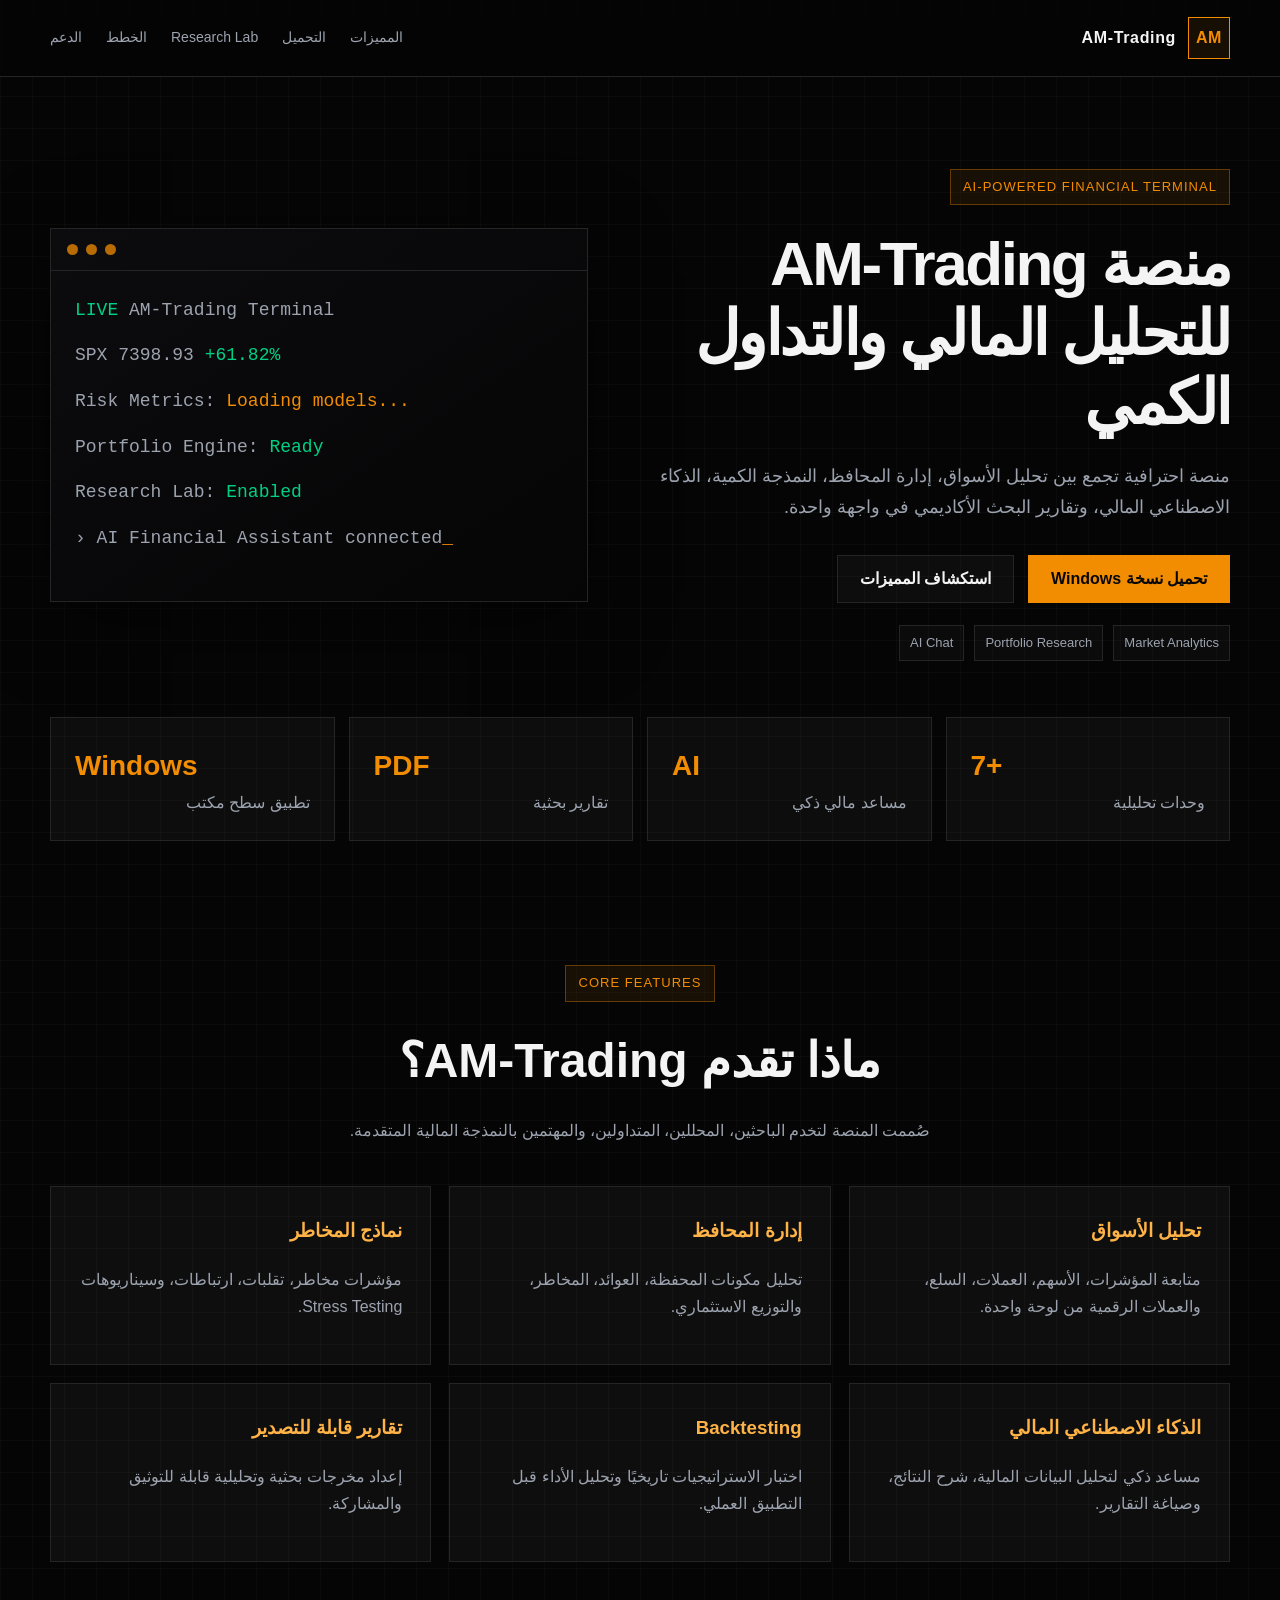
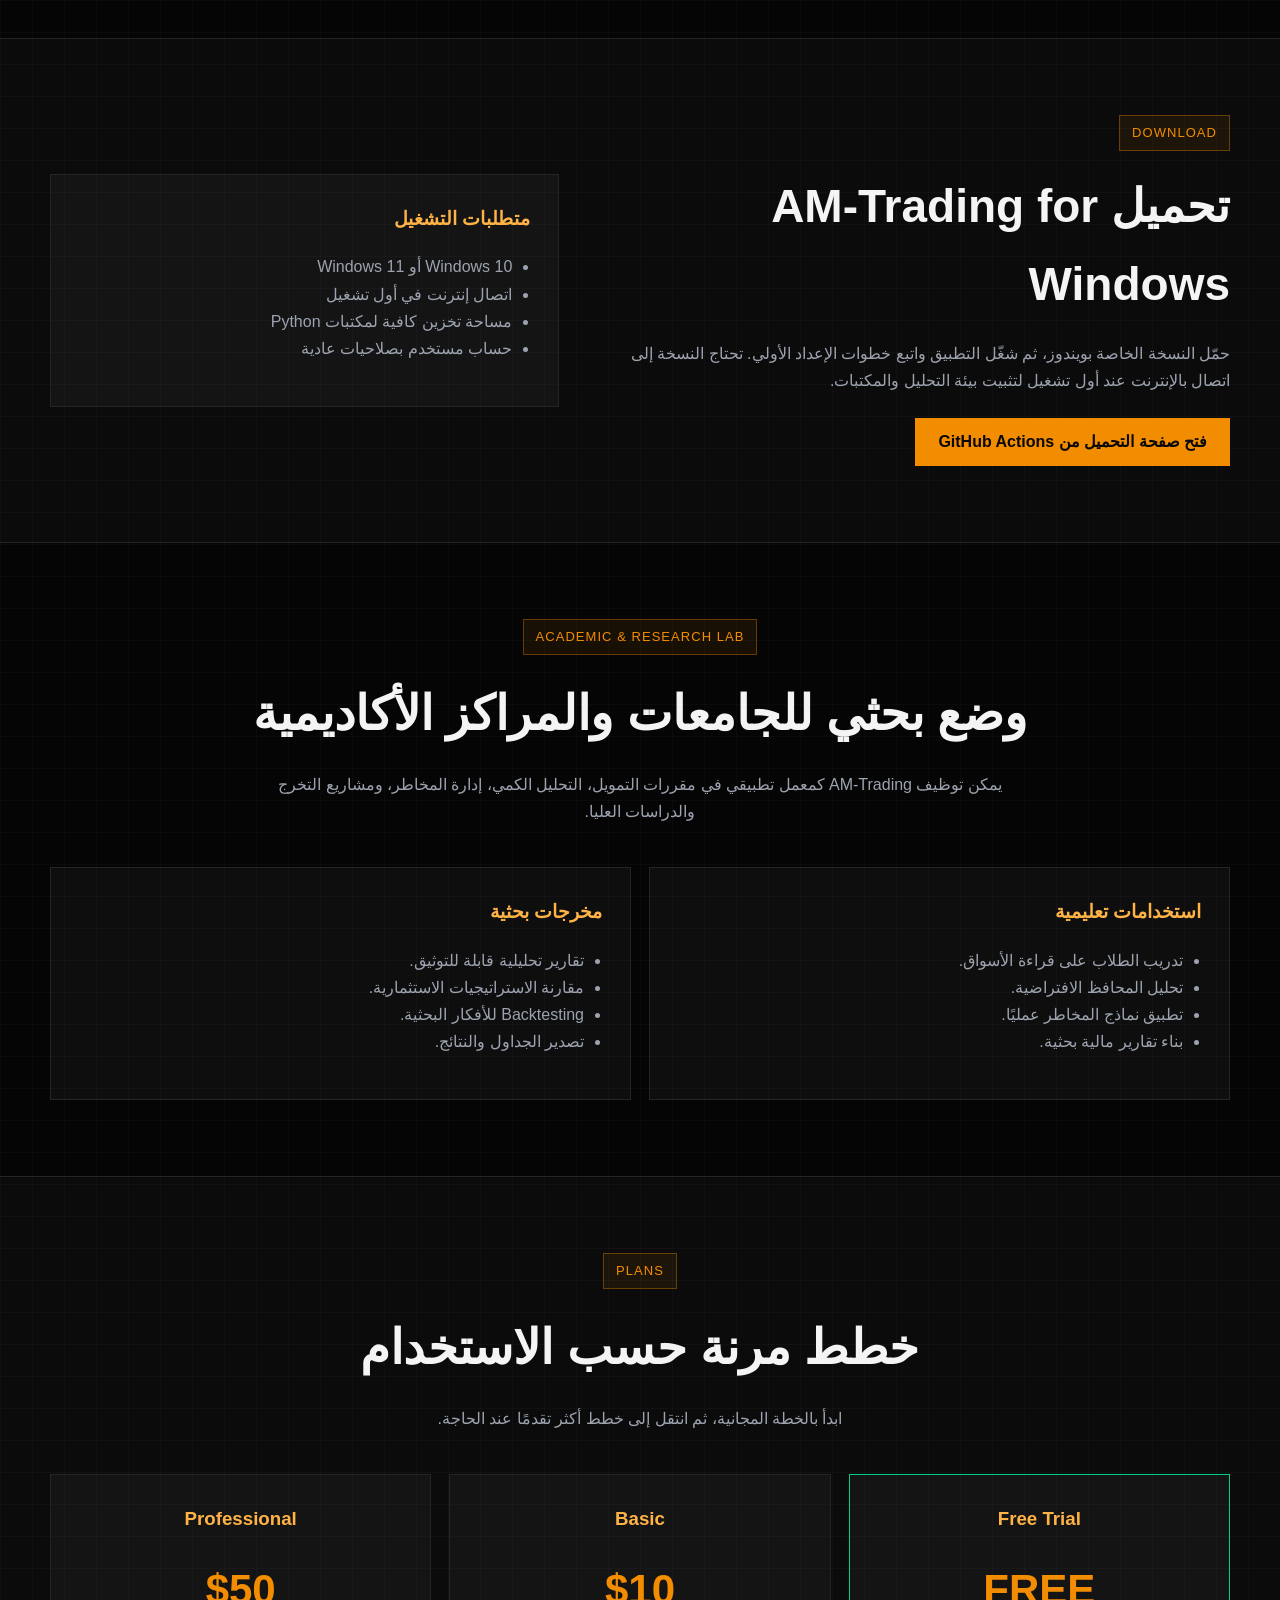
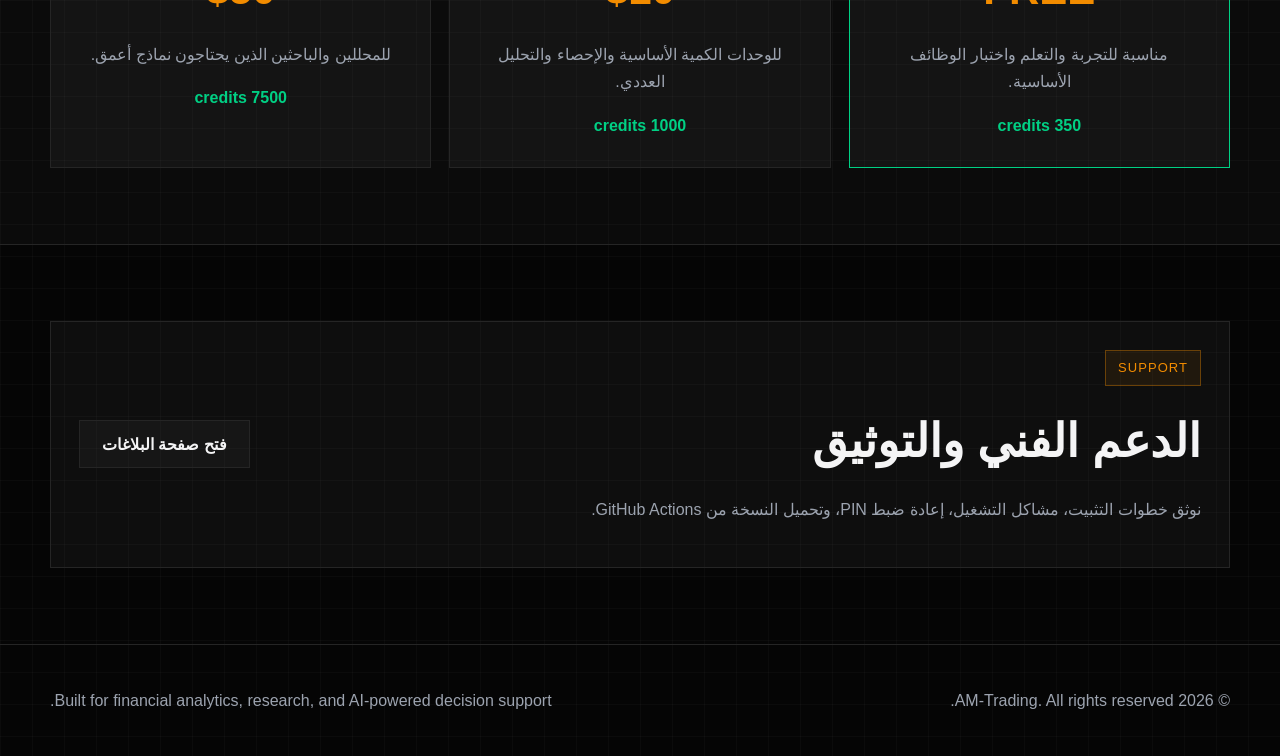
<file: docs/index.html>
﻿<!DOCTYPE html>
<html lang="ar" dir="rtl">
<head>
  <meta charset="UTF-8" />
  <meta name="viewport" content="width=device-width, initial-scale=1.0" />
  <title>AM-Trading | AI-Powered Financial Terminal</title>
  <meta name="description" content="AM-Trading is an AI-powered financial terminal for market analytics, portfolio research, risk modeling, and academic finance labs." />
  <link rel="stylesheet" href="styles.css" />
</head>
<body>
  <header class="site-header">
    <nav class="nav container">
      <a class="brand" href="#home">
        <span class="brand-mark">AM</span>
        <span>AM-Trading</span>
      </a>

      <button class="nav-toggle" id="navToggle" aria-label="Open navigation">☰</button>

      <div class="nav-links" id="navLinks">
        <a href="#features">المميزات</a>
        <a href="#download">التحميل</a>
        <a href="#research">Research Lab</a>
        <a href="#pricing">الخطط</a>
        <a href="support.html">الدعم</a>
      </div>
    </nav>
  </header>

  <main>
    <section id="home" class="hero">
      <div class="container hero-grid">
        <div class="hero-content">
          <div class="badge">AI-Powered Financial Terminal</div>
          <h1>منصة AM-Trading للتحليل المالي والتداول الكمي</h1>
          <p>
            منصة احترافية تجمع بين تحليل الأسواق، إدارة المحافظ، النمذجة الكمية،
            الذكاء الاصطناعي المالي، وتقارير البحث الأكاديمي في واجهة واحدة.
          </p>

          <div class="hero-actions">
            <a class="btn btn-primary" href="#download">تحميل نسخة Windows</a>
            <a class="btn btn-secondary" href="#features">استكشاف المميزات</a>
          </div>

          <div class="hero-meta">
            <span>Market Analytics</span>
            <span>Portfolio Research</span>
            <span>AI Chat</span>
          </div>
        </div>

        <div class="terminal-card">
          <div class="terminal-top">
            <span></span><span></span><span></span>
          </div>
          <div class="terminal-body">
            <p><span class="green">LIVE</span> AM-Trading Terminal</p>
            <p>SPX 7398.93 <span class="green">+61.82%</span></p>
            <p>Risk Metrics: <span class="orange">Loading models...</span></p>
            <p>Portfolio Engine: <span class="green">Ready</span></p>
            <p>Research Lab: <span class="green">Enabled</span></p>
            <p class="cursor">› AI Financial Assistant connected</p>
          </div>
        </div>
      </div>
    </section>

    <section class="stats container">
      <div>
        <strong>7+</strong>
        <span>وحدات تحليلية</span>
      </div>
      <div>
        <strong>AI</strong>
        <span>مساعد مالي ذكي</span>
      </div>
      <div>
        <strong>PDF</strong>
        <span>تقارير بحثية</span>
      </div>
      <div>
        <strong>Windows</strong>
        <span>تطبيق سطح مكتب</span>
      </div>
    </section>

    <section id="features" class="section container">
      <div class="section-heading">
        <span class="eyebrow">Core Features</span>
        <h2>ماذا تقدم AM-Trading؟</h2>
        <p>
          صُممت المنصة لتخدم الباحثين، المحللين، المتداولين، والمهتمين بالنمذجة المالية المتقدمة.
        </p>
      </div>

      <div class="cards">
        <article class="card">
          <h3>تحليل الأسواق</h3>
          <p>متابعة المؤشرات، الأسهم، العملات، السلع، والعملات الرقمية من لوحة واحدة.</p>
        </article>

        <article class="card">
          <h3>إدارة المحافظ</h3>
          <p>تحليل مكونات المحفظة، العوائد، المخاطر، والتوزيع الاستثماري.</p>
        </article>

        <article class="card">
          <h3>نماذج المخاطر</h3>
          <p>مؤشرات مخاطر، تقلبات، ارتباطات، وسيناريوهات Stress Testing.</p>
        </article>

        <article class="card">
          <h3>الذكاء الاصطناعي المالي</h3>
          <p>مساعد ذكي لتحليل البيانات المالية، شرح النتائج، وصياغة التقارير.</p>
        </article>

        <article class="card">
          <h3>Backtesting</h3>
          <p>اختبار الاستراتيجيات تاريخيًا وتحليل الأداء قبل التطبيق العملي.</p>
        </article>

        <article class="card">
          <h3>تقارير قابلة للتصدير</h3>
          <p>إعداد مخرجات بحثية وتحليلية قابلة للتوثيق والمشاركة.</p>
        </article>
      </div>
    </section>

    <section id="download" class="section download-section">
      <div class="container split">
        <div>
          <span class="eyebrow">Download</span>
          <h2>تحميل AM-Trading for Windows</h2>
          <p>
            حمّل النسخة الخاصة بويندوز، ثم شغّل التطبيق واتبع خطوات الإعداد الأولي.
            تحتاج النسخة إلى اتصال بالإنترنت عند أول تشغيل لتثبيت بيئة التحليل والمكتبات.
          </p>
          <a class="btn btn-primary" href="https://github.com/sanaa-wq/AM-Trading/actions" target="_blank" rel="noopener">
            فتح صفحة التحميل من GitHub Actions
          </a>
        </div>

        <div class="download-box">
          <h3>متطلبات التشغيل</h3>
          <ul>
            <li>Windows 10 أو Windows 11</li>
            <li>اتصال إنترنت في أول تشغيل</li>
            <li>مساحة تخزين كافية لمكتبات Python</li>
            <li>حساب مستخدم بصلاحيات عادية</li>
          </ul>
        </div>
      </div>
    </section>

    <section id="research" class="section container">
      <div class="section-heading">
        <span class="eyebrow">Academic & Research Lab</span>
        <h2>وضع بحثي للجامعات والمراكز الأكاديمية</h2>
        <p>
          يمكن توظيف AM-Trading كمعمل تطبيقي في مقررات التمويل، التحليل الكمي، إدارة المخاطر،
          ومشاريع التخرج والدراسات العليا.
        </p>
      </div>

      <div class="research-grid">
        <div class="research-panel">
          <h3>استخدامات تعليمية</h3>
          <ul>
            <li>تدريب الطلاب على قراءة الأسواق.</li>
            <li>تحليل المحافظ الافتراضية.</li>
            <li>تطبيق نماذج المخاطر عمليًا.</li>
            <li>بناء تقارير مالية بحثية.</li>
          </ul>
        </div>

        <div class="research-panel">
          <h3>مخرجات بحثية</h3>
          <ul>
            <li>تقارير تحليلية قابلة للتوثيق.</li>
            <li>مقارنة الاستراتيجيات الاستثمارية.</li>
            <li>Backtesting للأفكار البحثية.</li>
            <li>تصدير الجداول والنتائج.</li>
          </ul>
        </div>
      </div>
    </section>

    <section id="pricing" class="section pricing-section">
      <div class="container">
        <div class="section-heading">
          <span class="eyebrow">Plans</span>
          <h2>خطط مرنة حسب الاستخدام</h2>
          <p>ابدأ بالخطة المجانية، ثم انتقل إلى خطط أكثر تقدمًا عند الحاجة.</p>
        </div>

        <div class="pricing-cards">
          <article class="price-card featured">
            <h3>Free Trial</h3>
            <strong>FREE</strong>
            <p>مناسبة للتجربة والتعلم واختبار الوظائف الأساسية.</p>
            <span>350 credits</span>
          </article>

          <article class="price-card">
            <h3>Basic</h3>
            <strong>$10</strong>
            <p>للوحدات الكمية الأساسية والإحصاء والتحليل العددي.</p>
            <span>1000 credits</span>
          </article>

          <article class="price-card">
            <h3>Professional</h3>
            <strong>$50</strong>
            <p>للمحللين والباحثين الذين يحتاجون نماذج أعمق.</p>
            <span>7500 credits</span>
          </article>
        </div>
      </div>
    </section>

    <section id="support" class="section container">
      <div class="support-card">
        <div>
          <span class="eyebrow">Support</span>
          <h2>الدعم الفني والتوثيق</h2>
          <p>
            نوثق خطوات التثبيت، مشاكل التشغيل، إعادة ضبط PIN، وتحميل النسخة من GitHub Actions.
          </p>
        </div>
        <a class="btn btn-secondary" href="https://github.com/sanaa-wq/AM-Trading/issues" target="_blank" rel="noopener">
          فتح صفحة البلاغات
        </a>
      </div>
    </section>
  </main>

  <footer class="footer">
    <div class="container footer-inner">
      <p>© <span id="year"></span> AM-Trading. All rights reserved.</p>
      <p>Built for financial analytics, research, and AI-powered decision support.</p>
    </div>
  </footer>

  <script src="script.js"></script>
</body>
</html>
</file>
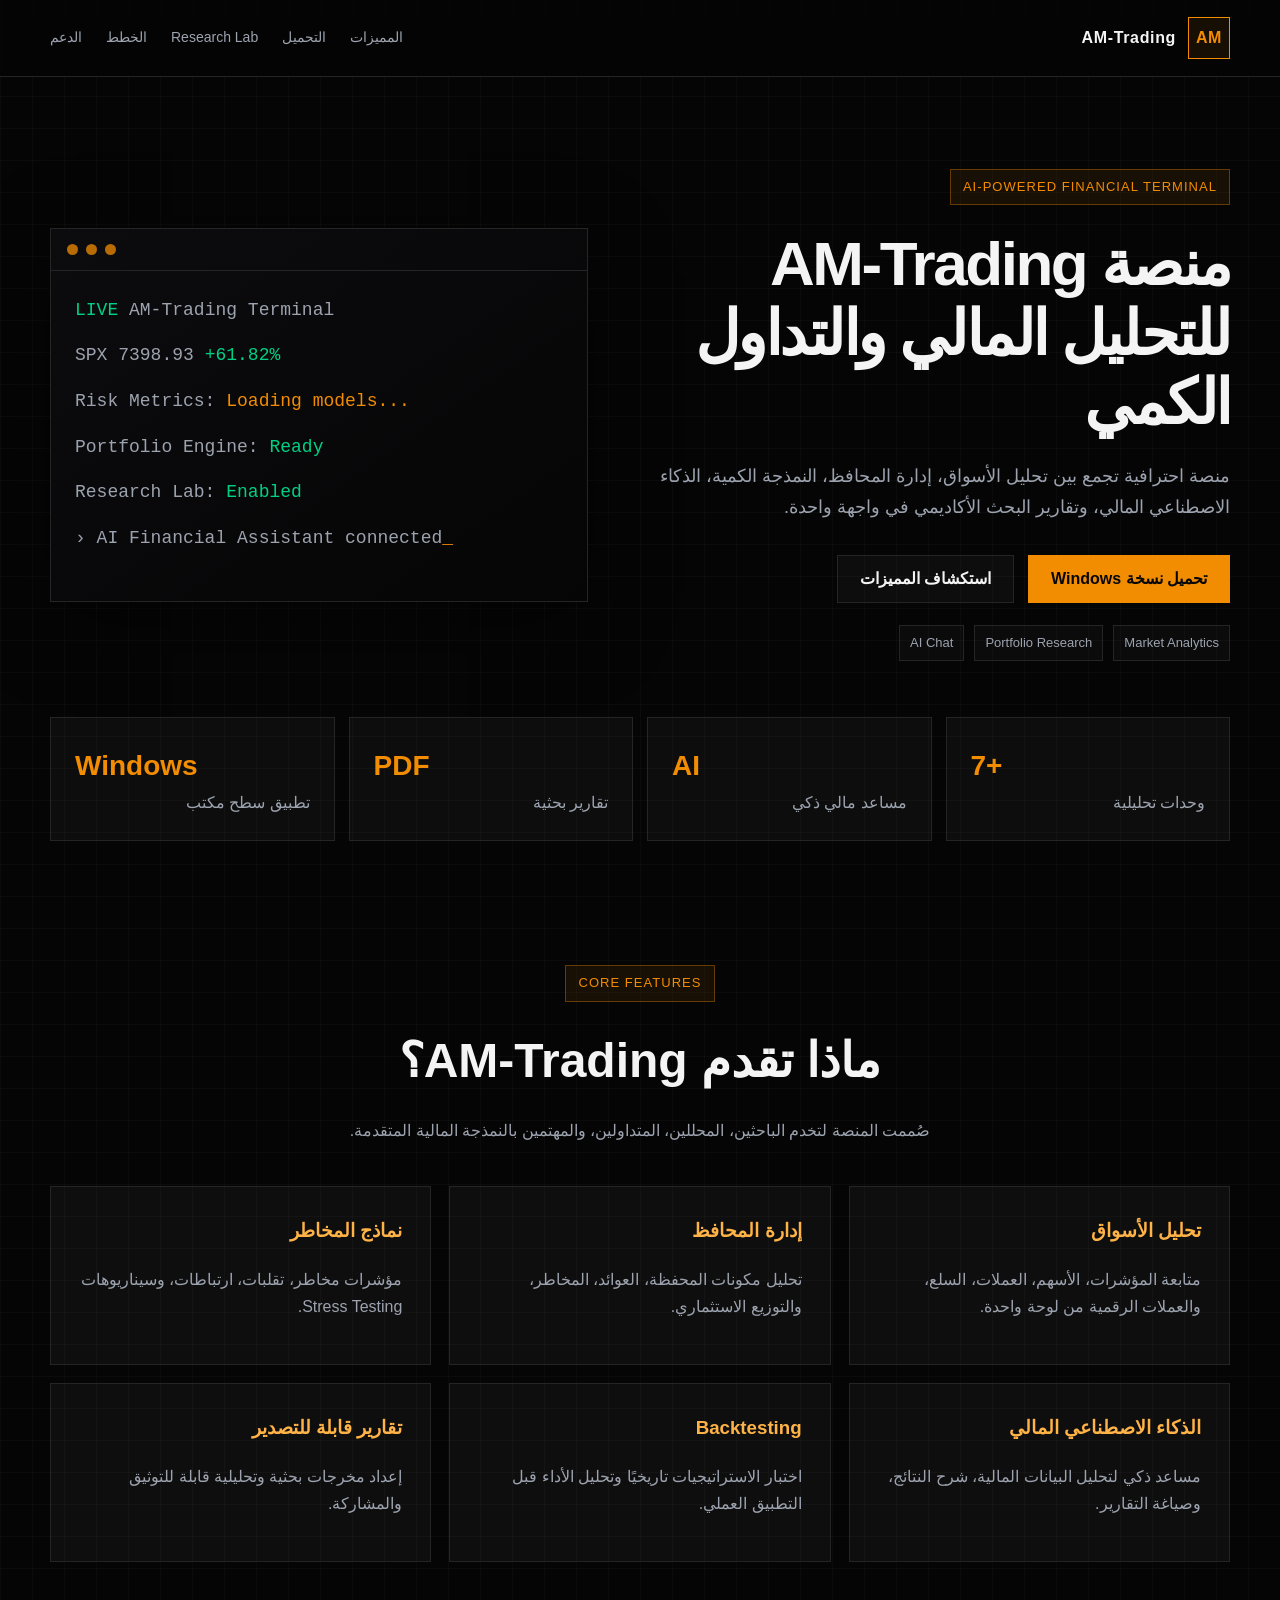
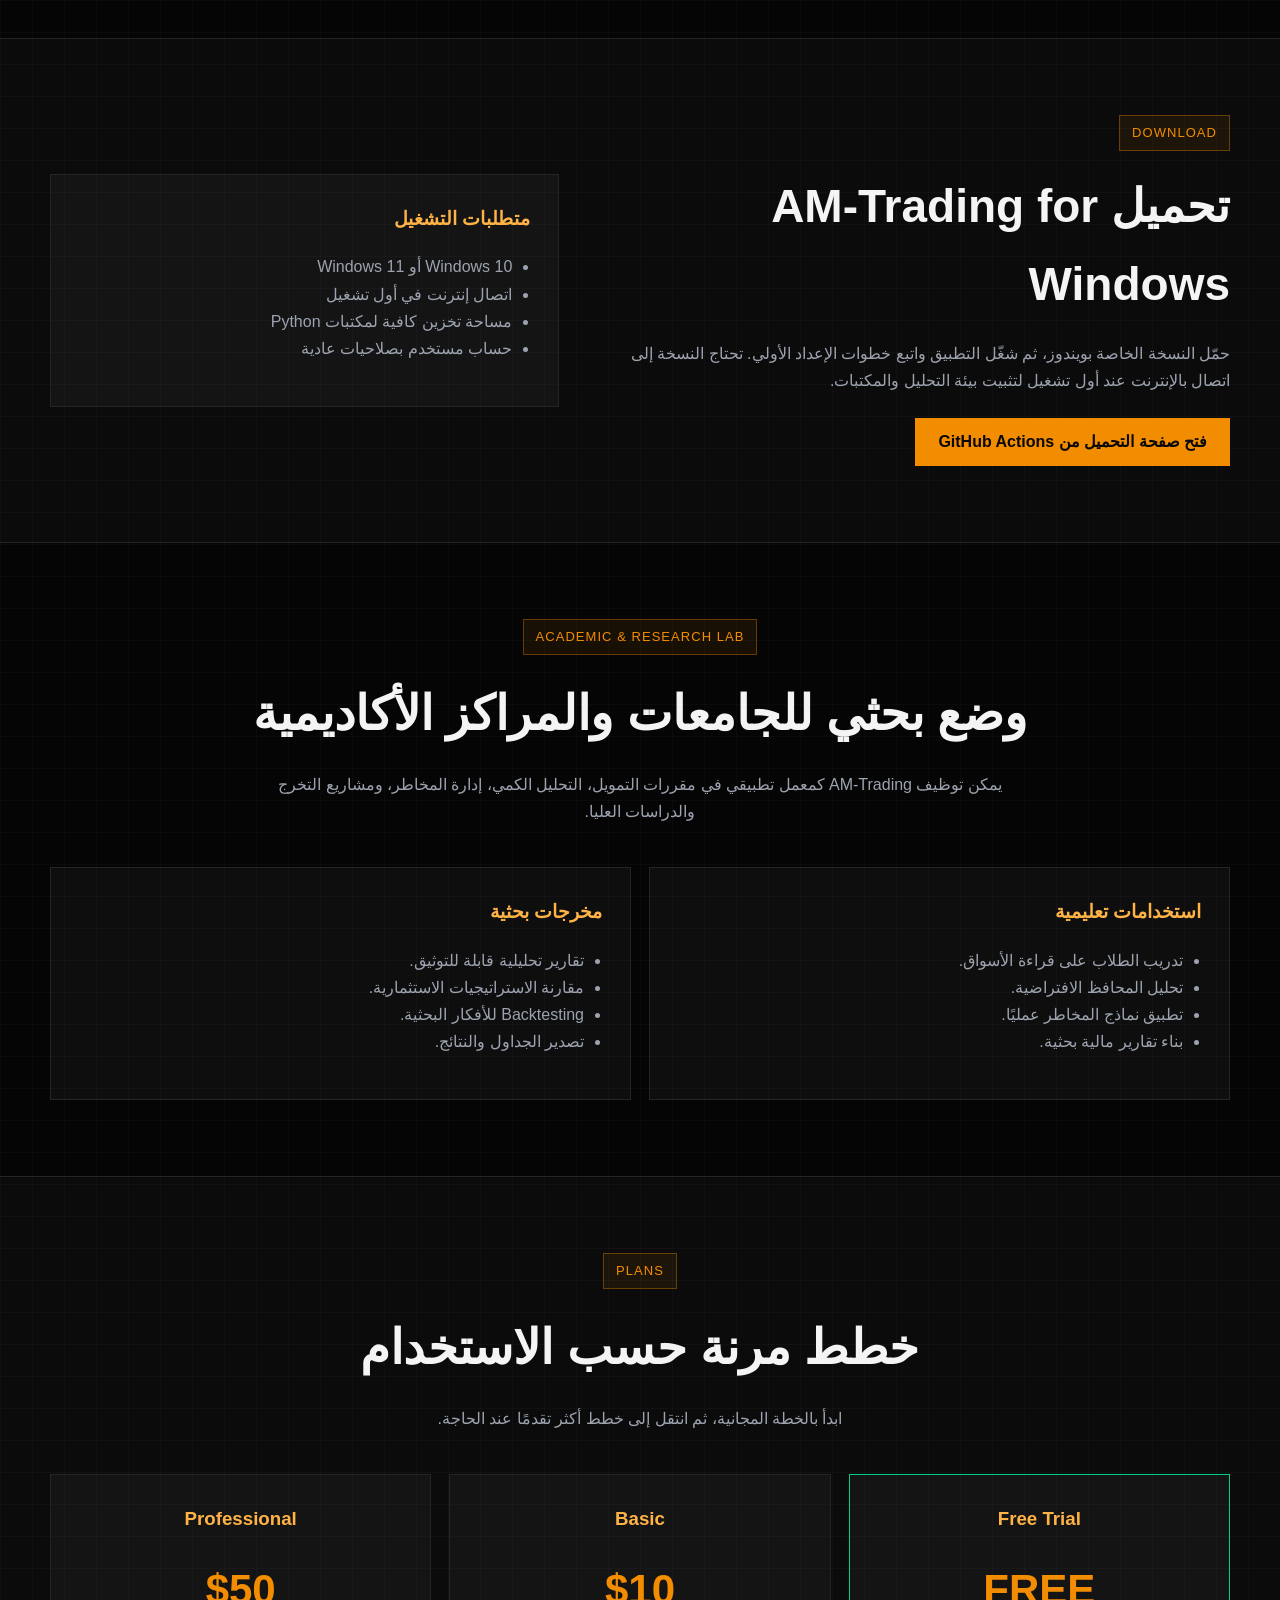
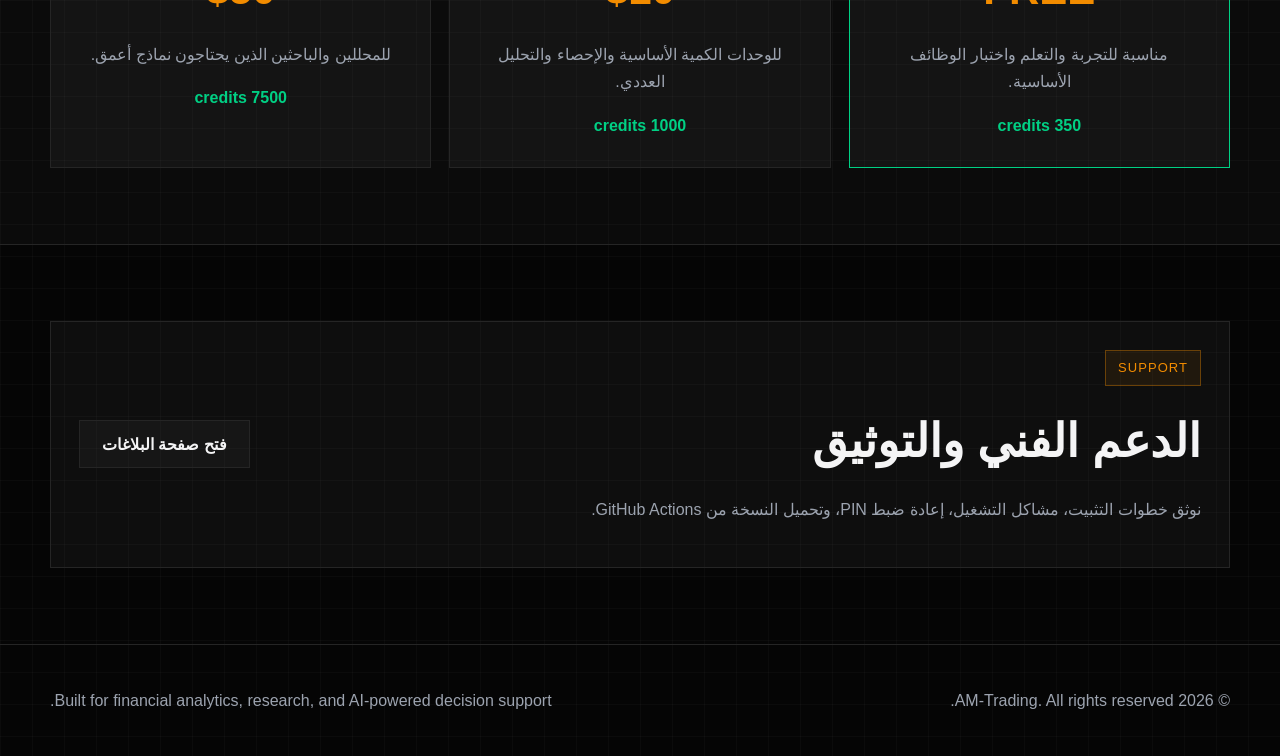
<file: website/index.html>
﻿<!DOCTYPE html>
<html lang="ar" dir="rtl">
<head>
  <meta charset="UTF-8" />
  <meta name="viewport" content="width=device-width, initial-scale=1.0" />
  <title>AM-Trading | AI-Powered Financial Terminal</title>
  <meta name="description" content="AM-Trading is an AI-powered financial terminal for market analytics, portfolio research, risk modeling, and academic finance labs." />
  <link rel="stylesheet" href="styles.css" />
</head>
<body>
  <header class="site-header">
    <nav class="nav container">
      <a class="brand" href="#home">
        <span class="brand-mark">AM</span>
        <span>AM-Trading</span>
      </a>

      <button class="nav-toggle" id="navToggle" aria-label="Open navigation">☰</button>

      <div class="nav-links" id="navLinks">
        <a href="#features">المميزات</a>
        <a href="#download">التحميل</a>
        <a href="#research">Research Lab</a>
        <a href="#pricing">الخطط</a>
        <a href="#support">الدعم</a>
      </div>
    </nav>
  </header>

  <main>
    <section id="home" class="hero">
      <div class="container hero-grid">
        <div class="hero-content">
          <div class="badge">AI-Powered Financial Terminal</div>
          <h1>منصة AM-Trading للتحليل المالي والتداول الكمي</h1>
          <p>
            منصة احترافية تجمع بين تحليل الأسواق، إدارة المحافظ، النمذجة الكمية،
            الذكاء الاصطناعي المالي، وتقارير البحث الأكاديمي في واجهة واحدة.
          </p>

          <div class="hero-actions">
            <a class="btn btn-primary" href="#download">تحميل نسخة Windows</a>
            <a class="btn btn-secondary" href="#features">استكشاف المميزات</a>
          </div>

          <div class="hero-meta">
            <span>Market Analytics</span>
            <span>Portfolio Research</span>
            <span>AI Chat</span>
          </div>
        </div>

        <div class="terminal-card">
          <div class="terminal-top">
            <span></span><span></span><span></span>
          </div>
          <div class="terminal-body">
            <p><span class="green">LIVE</span> AM-Trading Terminal</p>
            <p>SPX 7398.93 <span class="green">+61.82%</span></p>
            <p>Risk Metrics: <span class="orange">Loading models...</span></p>
            <p>Portfolio Engine: <span class="green">Ready</span></p>
            <p>Research Lab: <span class="green">Enabled</span></p>
            <p class="cursor">› AI Financial Assistant connected</p>
          </div>
        </div>
      </div>
    </section>

    <section class="stats container">
      <div>
        <strong>7+</strong>
        <span>وحدات تحليلية</span>
      </div>
      <div>
        <strong>AI</strong>
        <span>مساعد مالي ذكي</span>
      </div>
      <div>
        <strong>PDF</strong>
        <span>تقارير بحثية</span>
      </div>
      <div>
        <strong>Windows</strong>
        <span>تطبيق سطح مكتب</span>
      </div>
    </section>

    <section id="features" class="section container">
      <div class="section-heading">
        <span class="eyebrow">Core Features</span>
        <h2>ماذا تقدم AM-Trading؟</h2>
        <p>
          صُممت المنصة لتخدم الباحثين، المحللين، المتداولين، والمهتمين بالنمذجة المالية المتقدمة.
        </p>
      </div>

      <div class="cards">
        <article class="card">
          <h3>تحليل الأسواق</h3>
          <p>متابعة المؤشرات، الأسهم، العملات، السلع، والعملات الرقمية من لوحة واحدة.</p>
        </article>

        <article class="card">
          <h3>إدارة المحافظ</h3>
          <p>تحليل مكونات المحفظة، العوائد، المخاطر، والتوزيع الاستثماري.</p>
        </article>

        <article class="card">
          <h3>نماذج المخاطر</h3>
          <p>مؤشرات مخاطر، تقلبات، ارتباطات، وسيناريوهات Stress Testing.</p>
        </article>

        <article class="card">
          <h3>الذكاء الاصطناعي المالي</h3>
          <p>مساعد ذكي لتحليل البيانات المالية، شرح النتائج، وصياغة التقارير.</p>
        </article>

        <article class="card">
          <h3>Backtesting</h3>
          <p>اختبار الاستراتيجيات تاريخيًا وتحليل الأداء قبل التطبيق العملي.</p>
        </article>

        <article class="card">
          <h3>تقارير قابلة للتصدير</h3>
          <p>إعداد مخرجات بحثية وتحليلية قابلة للتوثيق والمشاركة.</p>
        </article>
      </div>
    </section>

    <section id="download" class="section download-section">
      <div class="container split">
        <div>
          <span class="eyebrow">Download</span>
          <h2>تحميل AM-Trading for Windows</h2>
          <p>
            حمّل النسخة الخاصة بويندوز، ثم شغّل التطبيق واتبع خطوات الإعداد الأولي.
            تحتاج النسخة إلى اتصال بالإنترنت عند أول تشغيل لتثبيت بيئة التحليل والمكتبات.
          </p>
          <a class="btn btn-primary" href="https://github.com/sanaa-wq/AM-Trading/actions" target="_blank" rel="noopener">
            فتح صفحة التحميل من GitHub Actions
          </a>
        </div>

        <div class="download-box">
          <h3>متطلبات التشغيل</h3>
          <ul>
            <li>Windows 10 أو Windows 11</li>
            <li>اتصال إنترنت في أول تشغيل</li>
            <li>مساحة تخزين كافية لمكتبات Python</li>
            <li>حساب مستخدم بصلاحيات عادية</li>
          </ul>
        </div>
      </div>
    </section>

    <section id="research" class="section container">
      <div class="section-heading">
        <span class="eyebrow">Academic & Research Lab</span>
        <h2>وضع بحثي للجامعات والمراكز الأكاديمية</h2>
        <p>
          يمكن توظيف AM-Trading كمعمل تطبيقي في مقررات التمويل، التحليل الكمي، إدارة المخاطر،
          ومشاريع التخرج والدراسات العليا.
        </p>
      </div>

      <div class="research-grid">
        <div class="research-panel">
          <h3>استخدامات تعليمية</h3>
          <ul>
            <li>تدريب الطلاب على قراءة الأسواق.</li>
            <li>تحليل المحافظ الافتراضية.</li>
            <li>تطبيق نماذج المخاطر عمليًا.</li>
            <li>بناء تقارير مالية بحثية.</li>
          </ul>
        </div>

        <div class="research-panel">
          <h3>مخرجات بحثية</h3>
          <ul>
            <li>تقارير تحليلية قابلة للتوثيق.</li>
            <li>مقارنة الاستراتيجيات الاستثمارية.</li>
            <li>Backtesting للأفكار البحثية.</li>
            <li>تصدير الجداول والنتائج.</li>
          </ul>
        </div>
      </div>
    </section>

    <section id="pricing" class="section pricing-section">
      <div class="container">
        <div class="section-heading">
          <span class="eyebrow">Plans</span>
          <h2>خطط مرنة حسب الاستخدام</h2>
          <p>ابدأ بالخطة المجانية، ثم انتقل إلى خطط أكثر تقدمًا عند الحاجة.</p>
        </div>

        <div class="pricing-cards">
          <article class="price-card featured">
            <h3>Free Trial</h3>
            <strong>FREE</strong>
            <p>مناسبة للتجربة والتعلم واختبار الوظائف الأساسية.</p>
            <span>350 credits</span>
          </article>

          <article class="price-card">
            <h3>Basic</h3>
            <strong>$10</strong>
            <p>للوحدات الكمية الأساسية والإحصاء والتحليل العددي.</p>
            <span>1000 credits</span>
          </article>

          <article class="price-card">
            <h3>Professional</h3>
            <strong>$50</strong>
            <p>للمحللين والباحثين الذين يحتاجون نماذج أعمق.</p>
            <span>7500 credits</span>
          </article>
        </div>
      </div>
    </section>

    <section id="support" class="section container">
      <div class="support-card">
        <div>
          <span class="eyebrow">Support</span>
          <h2>الدعم الفني والتوثيق</h2>
          <p>
            نوثق خطوات التثبيت، مشاكل التشغيل، إعادة ضبط PIN، وتحميل النسخة من GitHub Actions.
          </p>
        </div>
        <a class="btn btn-secondary" href="https://github.com/sanaa-wq/AM-Trading/issues" target="_blank" rel="noopener">
          فتح صفحة البلاغات
        </a>
      </div>
    </section>
  </main>

  <footer class="footer">
    <div class="container footer-inner">
      <p>© <span id="year"></span> AM-Trading. All rights reserved.</p>
      <p>Built for financial analytics, research, and AI-powered decision support.</p>
    </div>
  </footer>

  <script src="script.js"></script>
</body>
</html>
</file>
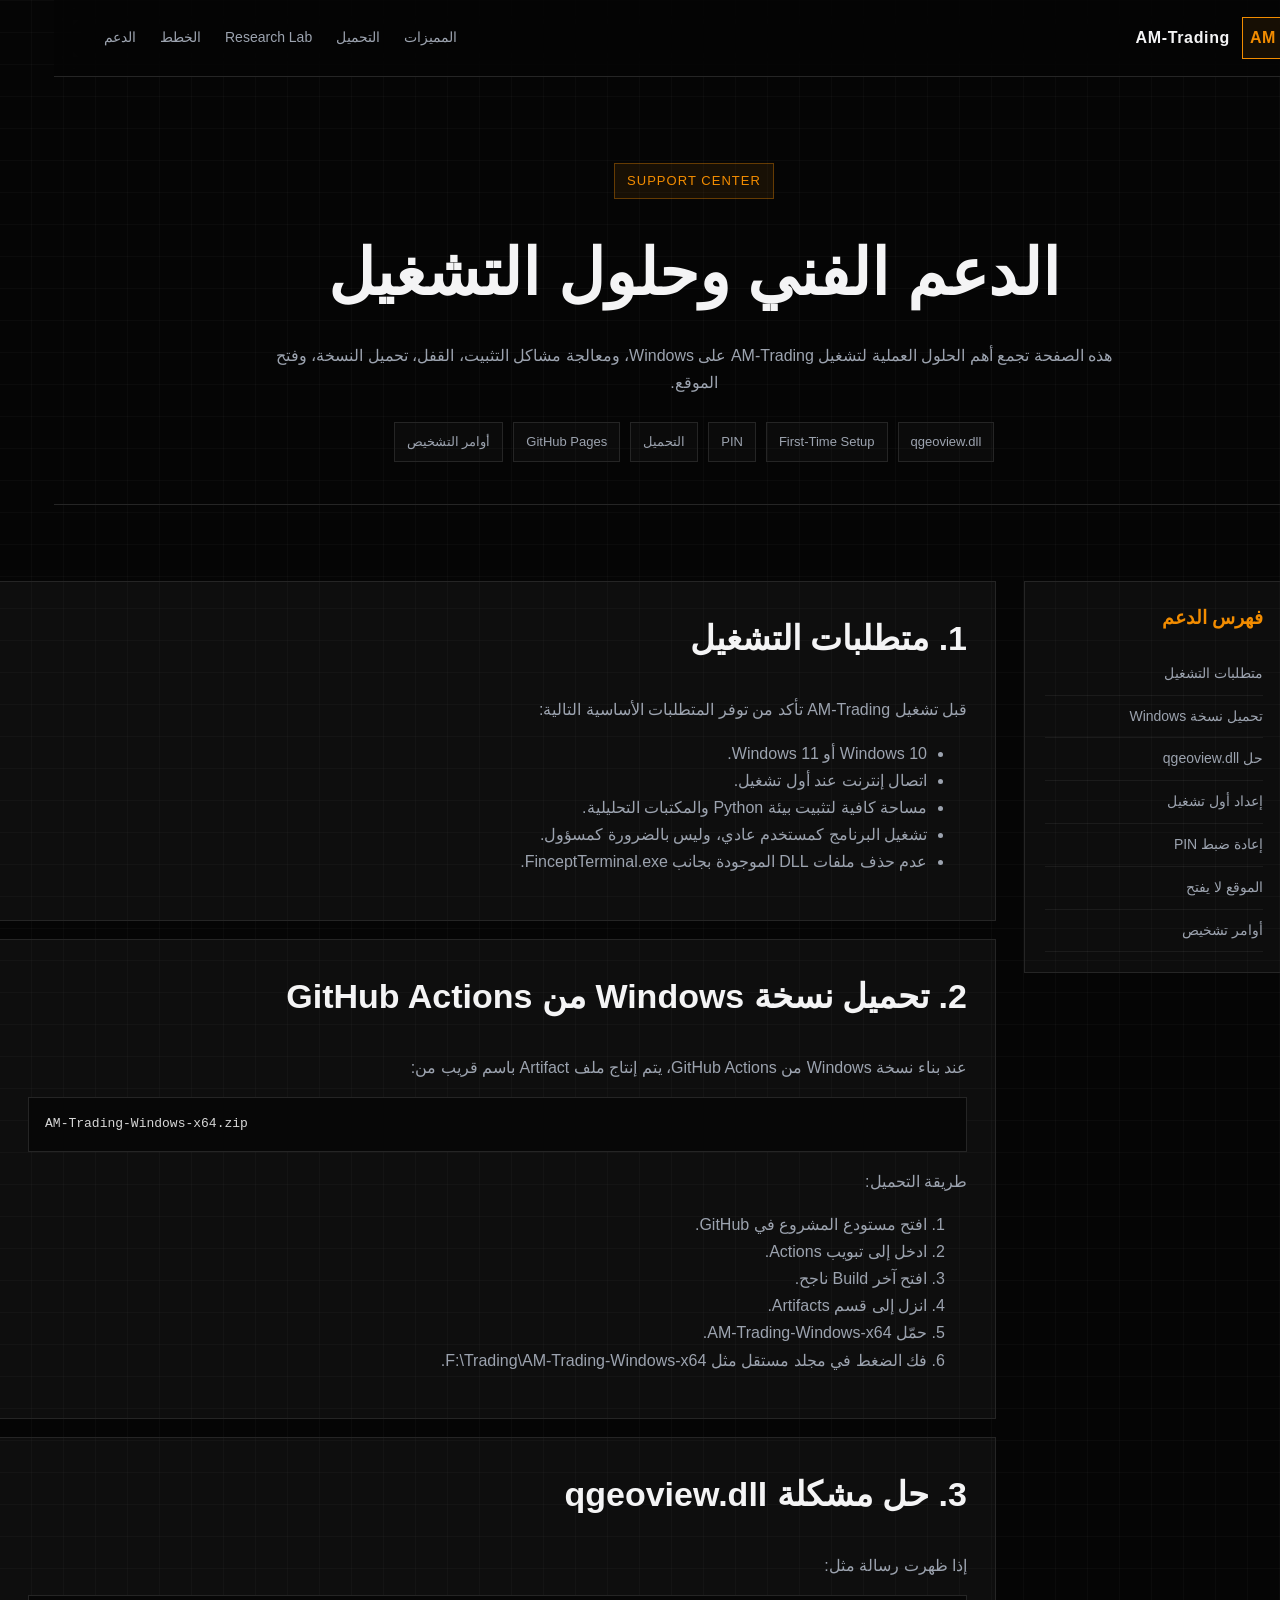
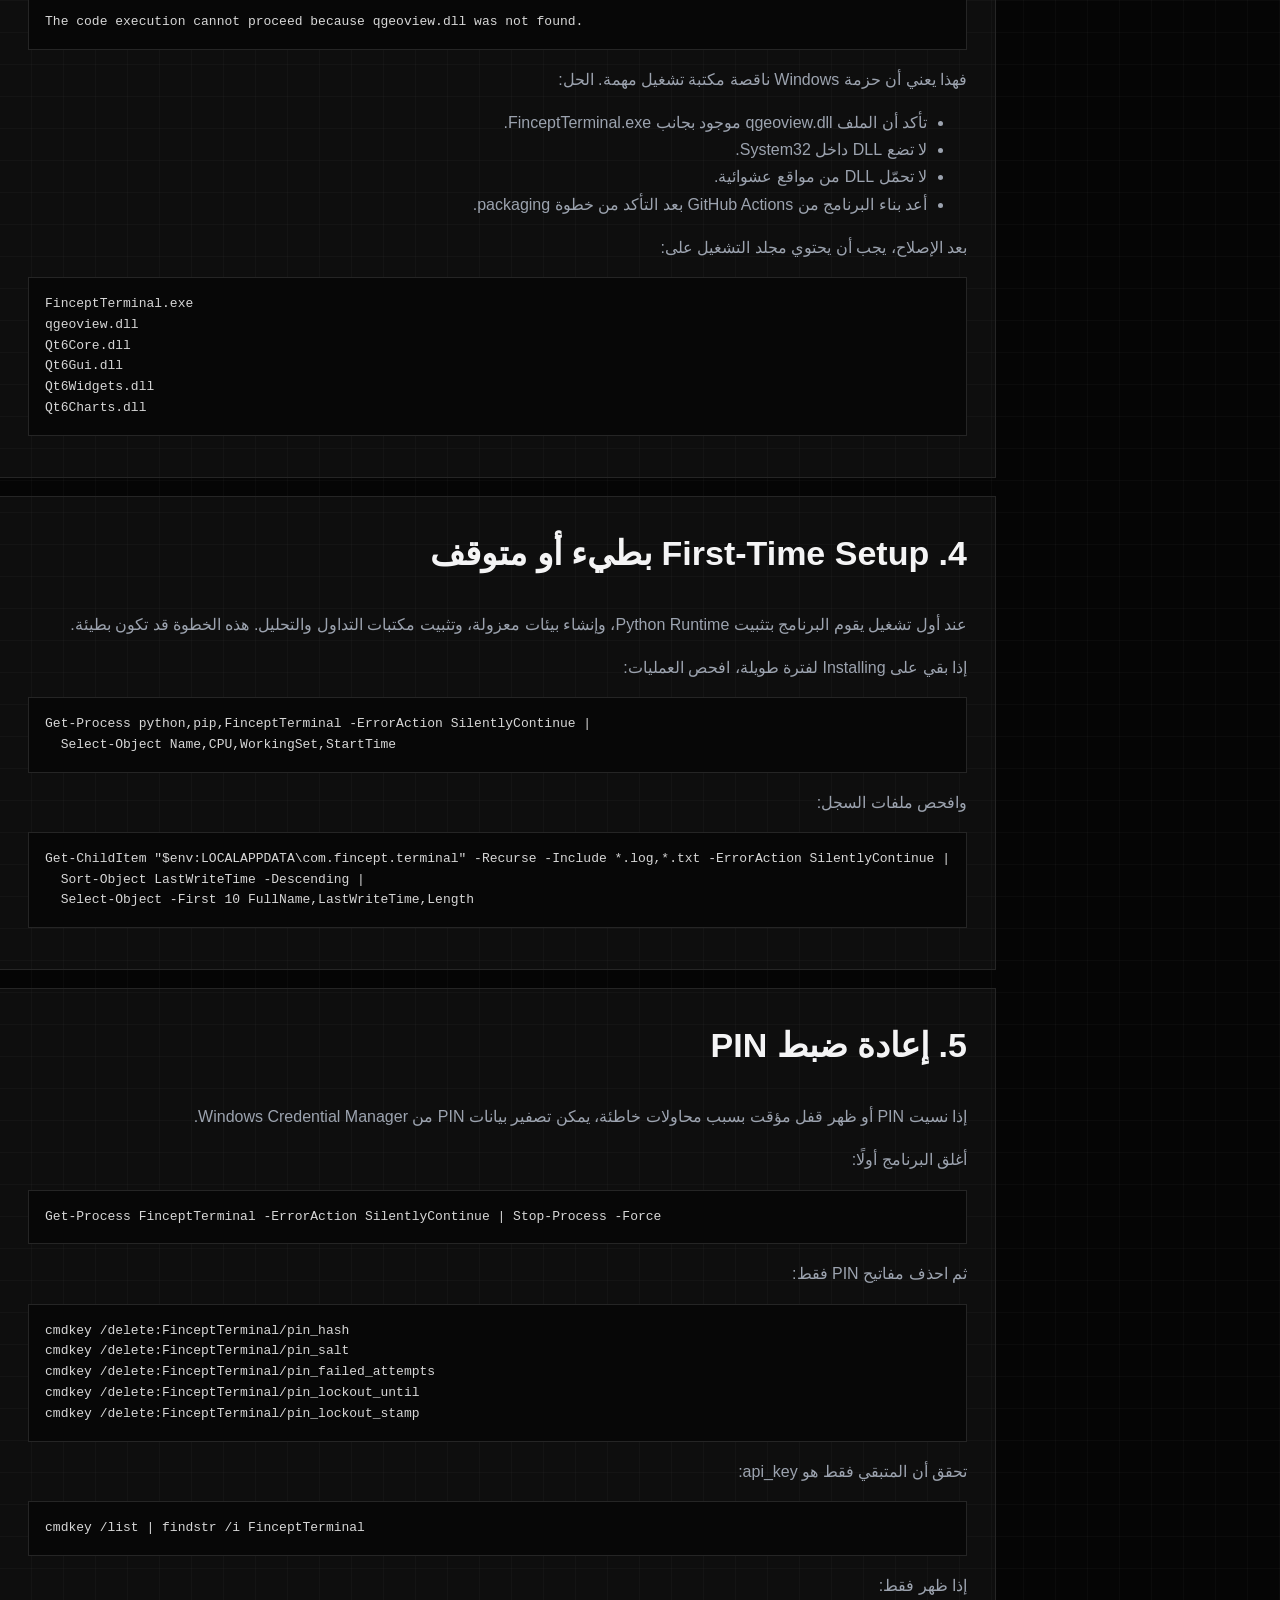
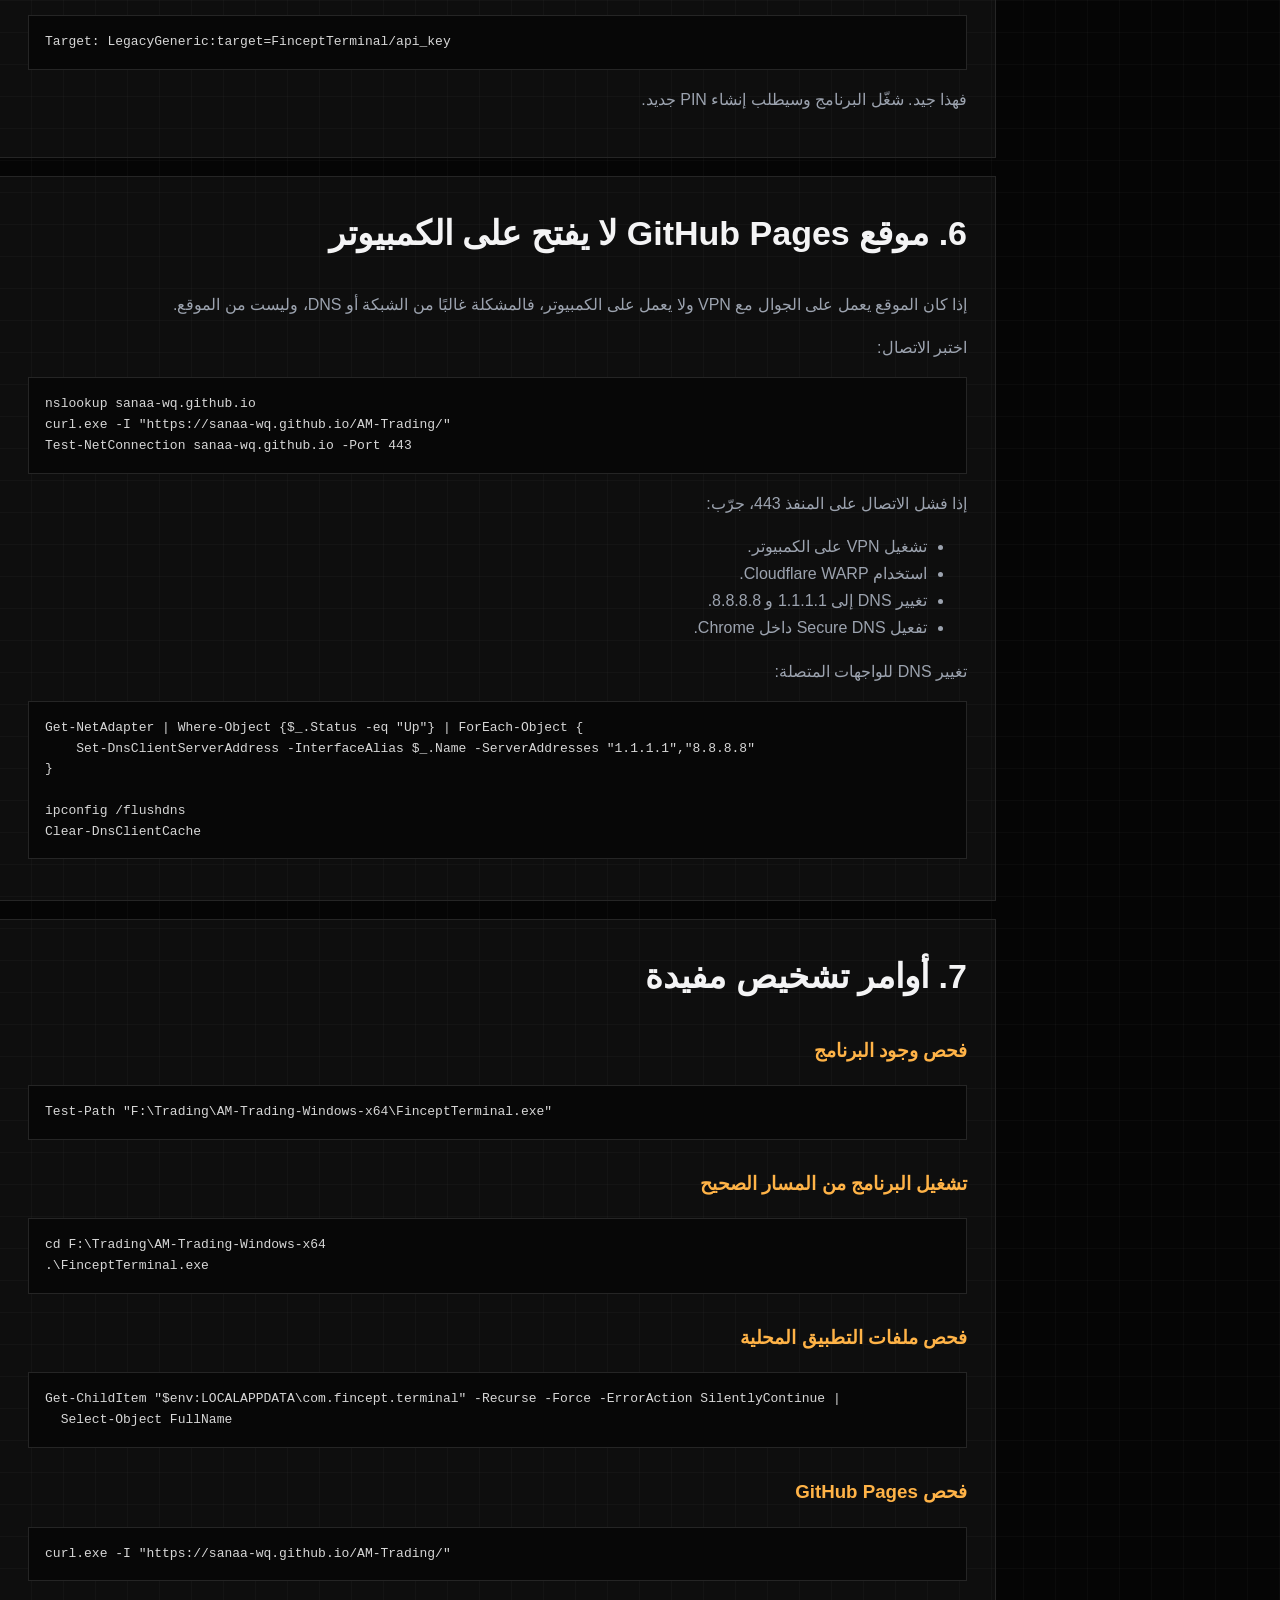
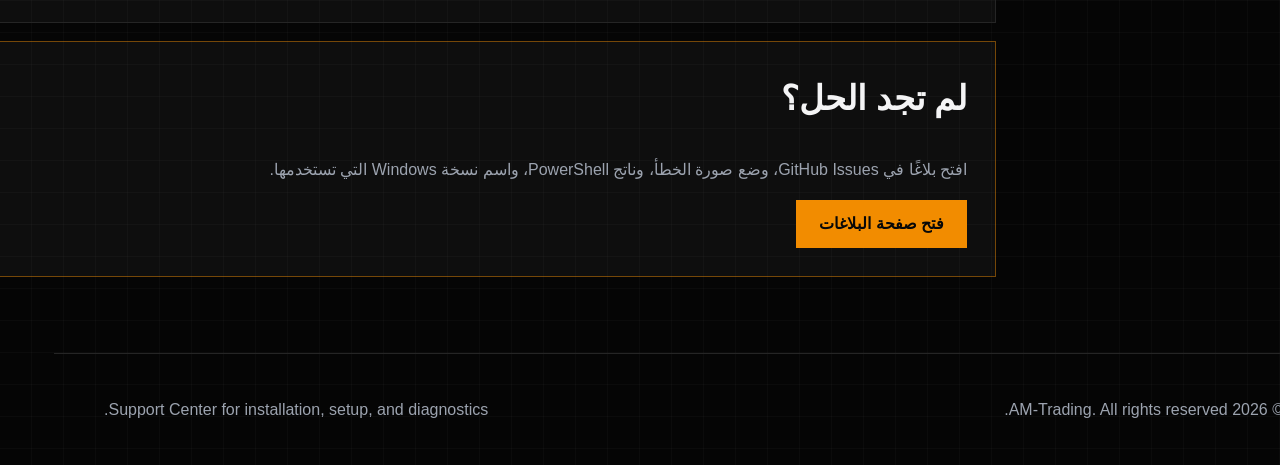
<file: docs/support.html>
﻿<!DOCTYPE html>
<html lang="ar" dir="rtl">
<head>
  <meta charset="UTF-8" />
  <meta name="viewport" content="width=device-width, initial-scale=1.0" />
  <title>الدعم وحلول التشغيل | AM-Trading</title>
  <meta name="description" content="صفحة الدعم الفني وحلول تشغيل AM-Trading: مشاكل DLL، إعداد أول تشغيل، PIN، التحميل، GitHub Pages، ومتطلبات النظام." />
  <link rel="stylesheet" href="styles.css" />
</head>
<body>
  <header class="site-header">
    <nav class="nav container">
      <a class="brand" href="index.html">
        <span class="brand-mark">AM</span>
        <span>AM-Trading</span>
      </a>

      <button class="nav-toggle" id="navToggle" aria-label="Open navigation">☰</button>

      <div class="nav-links" id="navLinks">
        <a href="index.html#features">المميزات</a>
        <a href="index.html#download">التحميل</a>
        <a href="index.html#research">Research Lab</a>
        <a href="index.html#pricing">الخطط</a>
        <a href="support.html">الدعم</a>
      </div>
    </nav>
  </header>

  <main>
    <section class="support-hero">
      <div class="container">
        <span class="eyebrow">Support Center</span>
        <h1>الدعم الفني وحلول التشغيل</h1>
        <p>
          هذه الصفحة تجمع أهم الحلول العملية لتشغيل AM-Trading على Windows،
          ومعالجة مشاكل التثبيت، القفل، تحميل النسخة، وفتح الموقع.
        </p>

        <div class="support-quick">
          <a href="#dll">qgeoview.dll</a>
          <a href="#setup">First-Time Setup</a>
          <a href="#pin">PIN</a>
          <a href="#download-help">التحميل</a>
          <a href="#pages">GitHub Pages</a>
          <a href="#diagnostics">أوامر التشخيص</a>
        </div>
      </div>
    </section>

    <section class="section container support-layout">
      <aside class="support-sidebar">
        <h3>فهرس الدعم</h3>
        <a href="#requirements">متطلبات التشغيل</a>
        <a href="#download-help">تحميل نسخة Windows</a>
        <a href="#dll">حل qgeoview.dll</a>
        <a href="#setup">إعداد أول تشغيل</a>
        <a href="#pin">إعادة ضبط PIN</a>
        <a href="#pages">الموقع لا يفتح</a>
        <a href="#diagnostics">أوامر تشخيص</a>
      </aside>

      <div class="support-content">
        <article id="requirements" class="support-article">
          <h2>1. متطلبات التشغيل</h2>
          <p>قبل تشغيل AM-Trading تأكد من توفر المتطلبات الأساسية التالية:</p>

          <ul>
            <li>Windows 10 أو Windows 11.</li>
            <li>اتصال إنترنت عند أول تشغيل.</li>
            <li>مساحة كافية لتثبيت بيئة Python والمكتبات التحليلية.</li>
            <li>تشغيل البرنامج كمستخدم عادي، وليس بالضرورة كمسؤول.</li>
            <li>عدم حذف ملفات DLL الموجودة بجانب FinceptTerminal.exe.</li>
          </ul>
        </article>

        <article id="download-help" class="support-article">
          <h2>2. تحميل نسخة Windows من GitHub Actions</h2>
          <p>
            عند بناء نسخة Windows من GitHub Actions، يتم إنتاج ملف Artifact باسم قريب من:
          </p>

          <pre><code>AM-Trading-Windows-x64.zip</code></pre>

          <p>طريقة التحميل:</p>

          <ol>
            <li>افتح مستودع المشروع في GitHub.</li>
            <li>ادخل إلى تبويب Actions.</li>
            <li>افتح آخر Build ناجح.</li>
            <li>انزل إلى قسم Artifacts.</li>
            <li>حمّل AM-Trading-Windows-x64.</li>
            <li>فك الضغط في مجلد مستقل مثل F:\Trading\AM-Trading-Windows-x64.</li>
          </ol>
        </article>

        <article id="dll" class="support-article">
          <h2>3. حل مشكلة qgeoview.dll</h2>
          <p>إذا ظهرت رسالة مثل:</p>

          <pre><code>The code execution cannot proceed because qgeoview.dll was not found.</code></pre>

          <p>فهذا يعني أن حزمة Windows ناقصة مكتبة تشغيل مهمة. الحل:</p>

          <ul>
            <li>تأكد أن الملف qgeoview.dll موجود بجانب FinceptTerminal.exe.</li>
            <li>لا تضع DLL داخل System32.</li>
            <li>لا تحمّل DLL من مواقع عشوائية.</li>
            <li>أعد بناء البرنامج من GitHub Actions بعد التأكد من خطوة packaging.</li>
          </ul>

          <p>بعد الإصلاح، يجب أن يحتوي مجلد التشغيل على:</p>

          <pre><code>FinceptTerminal.exe
qgeoview.dll
Qt6Core.dll
Qt6Gui.dll
Qt6Widgets.dll
Qt6Charts.dll</code></pre>
        </article>

        <article id="setup" class="support-article">
          <h2>4. First-Time Setup بطيء أو متوقف</h2>
          <p>
            عند أول تشغيل يقوم البرنامج بتثبيت Python Runtime، وإنشاء بيئات معزولة،
            وتثبيت مكتبات التداول والتحليل. هذه الخطوة قد تكون بطيئة.
          </p>

          <p>إذا بقي على Installing لفترة طويلة، افحص العمليات:</p>

          <pre><code>Get-Process python,pip,FinceptTerminal -ErrorAction SilentlyContinue |
  Select-Object Name,CPU,WorkingSet,StartTime</code></pre>

          <p>وافحص ملفات السجل:</p>

          <pre><code>Get-ChildItem "$env:LOCALAPPDATA\com.fincept.terminal" -Recurse -Include *.log,*.txt -ErrorAction SilentlyContinue |
  Sort-Object LastWriteTime -Descending |
  Select-Object -First 10 FullName,LastWriteTime,Length</code></pre>
        </article>

        <article id="pin" class="support-article">
          <h2>5. إعادة ضبط PIN</h2>
          <p>
            إذا نسيت PIN أو ظهر قفل مؤقت بسبب محاولات خاطئة، يمكن تصفير بيانات PIN من Windows Credential Manager.
          </p>

          <p>أغلق البرنامج أولًا:</p>

          <pre><code>Get-Process FinceptTerminal -ErrorAction SilentlyContinue | Stop-Process -Force</code></pre>

          <p>ثم احذف مفاتيح PIN فقط:</p>

          <pre><code>cmdkey /delete:FinceptTerminal/pin_hash
cmdkey /delete:FinceptTerminal/pin_salt
cmdkey /delete:FinceptTerminal/pin_failed_attempts
cmdkey /delete:FinceptTerminal/pin_lockout_until
cmdkey /delete:FinceptTerminal/pin_lockout_stamp</code></pre>

          <p>تحقق أن المتبقي فقط هو api_key:</p>

          <pre><code>cmdkey /list | findstr /i FinceptTerminal</code></pre>

          <p>إذا ظهر فقط:</p>

          <pre><code>Target: LegacyGeneric:target=FinceptTerminal/api_key</code></pre>

          <p>فهذا جيد. شغّل البرنامج وسيطلب إنشاء PIN جديد.</p>
        </article>

        <article id="pages" class="support-article">
          <h2>6. موقع GitHub Pages لا يفتح على الكمبيوتر</h2>
          <p>
            إذا كان الموقع يعمل على الجوال مع VPN ولا يعمل على الكمبيوتر، فالمشكلة غالبًا من الشبكة أو DNS،
            وليست من الموقع.
          </p>

          <p>اختبر الاتصال:</p>

          <pre><code>nslookup sanaa-wq.github.io
curl.exe -I "https://sanaa-wq.github.io/AM-Trading/"
Test-NetConnection sanaa-wq.github.io -Port 443</code></pre>

          <p>إذا فشل الاتصال على المنفذ 443، جرّب:</p>

          <ul>
            <li>تشغيل VPN على الكمبيوتر.</li>
            <li>استخدام Cloudflare WARP.</li>
            <li>تغيير DNS إلى 1.1.1.1 و 8.8.8.8.</li>
            <li>تفعيل Secure DNS داخل Chrome.</li>
          </ul>

          <p>تغيير DNS للواجهات المتصلة:</p>

          <pre><code>Get-NetAdapter | Where-Object {$_.Status -eq "Up"} | ForEach-Object {
    Set-DnsClientServerAddress -InterfaceAlias $_.Name -ServerAddresses "1.1.1.1","8.8.8.8"
}

ipconfig /flushdns
Clear-DnsClientCache</code></pre>
        </article>

        <article id="diagnostics" class="support-article">
          <h2>7. أوامر تشخيص مفيدة</h2>

          <h3>فحص وجود البرنامج</h3>
          <pre><code>Test-Path "F:\Trading\AM-Trading-Windows-x64\FinceptTerminal.exe"</code></pre>

          <h3>تشغيل البرنامج من المسار الصحيح</h3>
          <pre><code>cd F:\Trading\AM-Trading-Windows-x64
.\FinceptTerminal.exe</code></pre>

          <h3>فحص ملفات التطبيق المحلية</h3>
          <pre><code>Get-ChildItem "$env:LOCALAPPDATA\com.fincept.terminal" -Recurse -Force -ErrorAction SilentlyContinue |
  Select-Object FullName</code></pre>

          <h3>فحص GitHub Pages</h3>
          <pre><code>curl.exe -I "https://sanaa-wq.github.io/AM-Trading/"</code></pre>
        </article>

        <article class="support-article final-help">
          <h2>لم تجد الحل؟</h2>
          <p>
            افتح بلاغًا في GitHub Issues، وضع صورة الخطأ، وناتج PowerShell، واسم نسخة Windows التي تستخدمها.
          </p>

          <a class="btn btn-primary" href="https://github.com/sanaa-wq/AM-Trading/issues" target="_blank" rel="noopener">
            فتح صفحة البلاغات
          </a>
        </article>
      </div>
    </section>
  </main>

  <footer class="footer">
    <div class="container footer-inner">
      <p>© <span id="year"></span> AM-Trading. All rights reserved.</p>
      <p>Support Center for installation, setup, and diagnostics.</p>
    </div>
  </footer>

  <script src="script.js"></script>
</body>
</html>
</file>
<file: docs/styles.css>
﻿:root {
  --bg: #050505;
  --panel: #0d0d0f;
  --panel-2: #141417;
  --text: #f4f4f5;
  --muted: #9ca3af;
  --line: #252525;
  --orange: #f28c00;
  --orange-2: #ffb347;
  --green: #00d084;
  --red: #ff4d4d;
  --shadow: 0 20px 80px rgba(0, 0, 0, 0.45);
}

* {
  box-sizing: border-box;
}

html {
  scroll-behavior: smooth;
}

body {
  margin: 0;
  font-family: Tahoma, Arial, sans-serif;
  background:
    linear-gradient(rgba(255, 255, 255, 0.025) 1px, transparent 1px),
    linear-gradient(90deg, rgba(255, 255, 255, 0.025) 1px, transparent 1px),
    var(--bg);
  background-size: 32px 32px;
  color: var(--text);
  line-height: 1.7;
}

a {
  color: inherit;
  text-decoration: none;
}

.container {
  width: min(1180px, calc(100% - 32px));
  margin: 0 auto;
}

.site-header {
  position: sticky;
  top: 0;
  z-index: 50;
  background: rgba(5, 5, 5, 0.82);
  backdrop-filter: blur(18px);
  border-bottom: 1px solid var(--line);
}

.nav {
  height: 76px;
  display: flex;
  align-items: center;
  justify-content: space-between;
}

.brand {
  display: flex;
  align-items: center;
  gap: 12px;
  font-weight: 800;
  letter-spacing: 0.04em;
}

.brand-mark {
  width: 42px;
  height: 42px;
  display: grid;
  place-items: center;
  border: 1px solid var(--orange);
  color: var(--orange);
  background: rgba(242, 140, 0, 0.08);
}

.nav-links {
  display: flex;
  align-items: center;
  gap: 24px;
  color: var(--muted);
  font-size: 14px;
}

.nav-links a:hover {
  color: var(--orange);
}

.nav-toggle {
  display: none;
  background: transparent;
  border: 1px solid var(--line);
  color: var(--text);
  padding: 8px 12px;
  cursor: pointer;
}

.hero {
  padding: 92px 0 56px;
}

.hero-grid {
  display: grid;
  grid-template-columns: 1.05fr 0.95fr;
  gap: 48px;
  align-items: center;
}

.badge,
.eyebrow {
  display: inline-flex;
  color: var(--orange);
  border: 1px solid rgba(242, 140, 0, 0.35);
  background: rgba(242, 140, 0, 0.08);
  padding: 6px 12px;
  font-size: 13px;
  letter-spacing: 0.08em;
  text-transform: uppercase;
}

.hero h1 {
  font-size: clamp(34px, 5vw, 62px);
  line-height: 1.12;
  margin: 24px 0;
  letter-spacing: -0.04em;
}

.hero p {
  color: var(--muted);
  font-size: 18px;
  max-width: 720px;
}

.hero-actions {
  display: flex;
  flex-wrap: wrap;
  gap: 14px;
  margin: 32px 0 22px;
}

.btn {
  display: inline-flex;
  justify-content: center;
  align-items: center;
  min-height: 48px;
  padding: 0 22px;
  border: 1px solid transparent;
  font-weight: 700;
  transition: transform 0.2s ease, background 0.2s ease, border-color 0.2s ease;
}

.btn:hover {
  transform: translateY(-2px);
}

.btn-primary {
  background: var(--orange);
  color: #080808;
}

.btn-secondary {
  border-color: var(--line);
  color: var(--text);
  background: rgba(255, 255, 255, 0.03);
}

.hero-meta {
  display: flex;
  flex-wrap: wrap;
  gap: 10px;
  color: var(--muted);
  font-size: 13px;
}

.hero-meta span {
  border: 1px solid var(--line);
  padding: 6px 10px;
  background: rgba(255, 255, 255, 0.025);
}

.terminal-card {
  background: linear-gradient(145deg, #0c0c0f, #050505);
  border: 1px solid var(--line);
  box-shadow: var(--shadow);
  overflow: hidden;
}

.terminal-top {
  height: 42px;
  display: flex;
  align-items: center;
  gap: 8px;
  padding: 0 16px;
  border-bottom: 1px solid var(--line);
  direction: ltr;
}

.terminal-top span {
  width: 11px;
  height: 11px;
  border-radius: 50%;
  background: var(--orange);
  opacity: 0.75;
}

.terminal-body {
  padding: 24px;
  min-height: 330px;
  direction: ltr;
  font-family: Consolas, monospace;
  color: #d6d6d6;
}

.terminal-body p {
  margin: 0 0 15px;
}

.green {
  color: var(--green);
}

.orange {
  color: var(--orange);
}

.cursor::after {
  content: "_";
  color: var(--orange);
  animation: blink 1s infinite;
}

@keyframes blink {
  50% {
    opacity: 0;
  }
}

.stats {
  display: grid;
  grid-template-columns: repeat(4, 1fr);
  gap: 14px;
  margin-bottom: 48px;
}

.stats div {
  padding: 24px;
  background: rgba(255, 255, 255, 0.03);
  border: 1px solid var(--line);
}

.stats strong {
  display: block;
  font-size: 28px;
  color: var(--orange);
  direction: ltr;
}

.stats span {
  color: var(--muted);
}

.section {
  padding: 76px 0;
}

.section-heading {
  text-align: center;
  max-width: 780px;
  margin: 0 auto 42px;
}

.section-heading h2 {
  font-size: clamp(30px, 4vw, 48px);
  margin: 18px 0 12px;
}

.section-heading p {
  color: var(--muted);
}

.cards {
  display: grid;
  grid-template-columns: repeat(3, 1fr);
  gap: 18px;
}

.card,
.price-card,
.research-panel,
.download-box,
.support-card {
  background: rgba(255, 255, 255, 0.035);
  border: 1px solid var(--line);
  padding: 28px;
}

.card h3,
.research-panel h3,
.download-box h3,
.price-card h3 {
  margin-top: 0;
  color: var(--orange-2);
}

.card p,
.download-box li,
.research-panel li,
.price-card p,
.support-card p {
  color: var(--muted);
}

.download-section,
.pricing-section {
  background: rgba(255, 255, 255, 0.025);
  border-top: 1px solid var(--line);
  border-bottom: 1px solid var(--line);
}

.split {
  display: grid;
  grid-template-columns: 1fr 0.8fr;
  gap: 34px;
  align-items: center;
}

.split h2,
.support-card h2 {
  font-size: clamp(30px, 4vw, 46px);
  margin: 16px 0;
}

.split p {
  color: var(--muted);
  margin-bottom: 24px;
}

.download-box ul,
.research-panel ul {
  padding-right: 18px;
}

.research-grid {
  display: grid;
  grid-template-columns: repeat(2, 1fr);
  gap: 18px;
}

.pricing-cards {
  display: grid;
  grid-template-columns: repeat(3, 1fr);
  gap: 18px;
}

.price-card {
  text-align: center;
}

.price-card strong {
  display: block;
  font-size: 42px;
  color: var(--orange);
  margin: 18px 0 8px;
  direction: ltr;
}

.price-card span {
  color: var(--green);
  font-weight: 700;
}

.price-card.featured {
  border-color: var(--green);
}

.support-card {
  display: flex;
  align-items: center;
  justify-content: space-between;
  gap: 24px;
}

.footer {
  border-top: 1px solid var(--line);
  padding: 26px 0;
  color: var(--muted);
}

.footer-inner {
  display: flex;
  justify-content: space-between;
  gap: 18px;
  flex-wrap: wrap;
}

@media (max-width: 900px) {
  .nav-toggle {
    display: block;
  }

  .nav-links {
    position: absolute;
    top: 76px;
    left: 16px;
    right: 16px;
    display: none;
    flex-direction: column;
    align-items: stretch;
    padding: 18px;
    background: var(--panel);
    border: 1px solid var(--line);
  }

  .nav-links.open {
    display: flex;
  }

  .hero-grid,
  .split,
  .research-grid,
  .pricing-cards,
  .cards {
    grid-template-columns: 1fr;
  }

  .stats {
    grid-template-columns: repeat(2, 1fr);
  }

  .support-card {
    flex-direction: column;
    align-items: flex-start;
  }
}

@media (max-width: 520px) {
  .stats {
    grid-template-columns: 1fr;
  }

  .hero {
    padding-top: 56px;
  }

  .btn {
    width: 100%;
  }
}

.support-hero {
  padding: 86px 0 42px;
  border-bottom: 1px solid var(--line);
}

.support-hero h1 {
  font-size: clamp(34px, 5vw, 64px);
  margin: 20px 0 14px;
}

.support-hero p {
  color: var(--muted);
  max-width: 860px;
  margin: 0 auto 26px;
  text-align: center;
}

.support-hero .container {
  text-align: center;
}

.support-quick {
  display: flex;
  gap: 10px;
  justify-content: center;
  flex-wrap: wrap;
  margin-top: 26px;
}

.support-quick a {
  border: 1px solid var(--line);
  color: var(--muted);
  padding: 8px 12px;
  background: rgba(255, 255, 255, 0.025);
  font-size: 13px;
}

.support-quick a:hover {
  color: var(--orange);
  border-color: rgba(242, 140, 0, 0.5);
}

.support-layout {
  display: grid;
  grid-template-columns: 260px 1fr;
  gap: 28px;
  align-items: start;
}

.support-sidebar {
  position: sticky;
  top: 96px;
  background: rgba(255, 255, 255, 0.035);
  border: 1px solid var(--line);
  padding: 20px;
}

.support-sidebar h3 {
  margin-top: 0;
  color: var(--orange);
}

.support-sidebar a {
  display: block;
  color: var(--muted);
  padding: 9px 0;
  border-bottom: 1px solid rgba(255, 255, 255, 0.06);
  font-size: 14px;
}

.support-sidebar a:hover {
  color: var(--orange);
}

.support-content {
  display: grid;
  gap: 18px;
}

.support-article {
  background: rgba(255, 255, 255, 0.035);
  border: 1px solid var(--line);
  padding: 28px;
}

.support-article h2 {
  color: var(--text);
  margin-top: 0;
  font-size: clamp(24px, 3vw, 34px);
}

.support-article h3 {
  color: var(--orange-2);
  margin-top: 28px;
}

.support-article p,
.support-article li {
  color: var(--muted);
}

.support-article pre {
  direction: ltr;
  text-align: left;
  background: #070707;
  border: 1px solid var(--line);
  padding: 16px;
  overflow-x: auto;
  color: #d7d7d7;
  font-family: Consolas, monospace;
  font-size: 13px;
  line-height: 1.6;
}

.final-help {
  border-color: rgba(242, 140, 0, 0.45);
}

@media (max-width: 900px) {
  .support-layout {
    grid-template-columns: 1fr;
  }

  .support-sidebar {
    position: static;
  }
}
</file>
<file: website/styles.css>
﻿:root {
  --bg: #050505;
  --panel: #0d0d0f;
  --panel-2: #141417;
  --text: #f4f4f5;
  --muted: #9ca3af;
  --line: #252525;
  --orange: #f28c00;
  --orange-2: #ffb347;
  --green: #00d084;
  --red: #ff4d4d;
  --shadow: 0 20px 80px rgba(0, 0, 0, 0.45);
}

* {
  box-sizing: border-box;
}

html {
  scroll-behavior: smooth;
}

body {
  margin: 0;
  font-family: Tahoma, Arial, sans-serif;
  background:
    linear-gradient(rgba(255, 255, 255, 0.025) 1px, transparent 1px),
    linear-gradient(90deg, rgba(255, 255, 255, 0.025) 1px, transparent 1px),
    var(--bg);
  background-size: 32px 32px;
  color: var(--text);
  line-height: 1.7;
}

a {
  color: inherit;
  text-decoration: none;
}

.container {
  width: min(1180px, calc(100% - 32px));
  margin: 0 auto;
}

.site-header {
  position: sticky;
  top: 0;
  z-index: 50;
  background: rgba(5, 5, 5, 0.82);
  backdrop-filter: blur(18px);
  border-bottom: 1px solid var(--line);
}

.nav {
  height: 76px;
  display: flex;
  align-items: center;
  justify-content: space-between;
}

.brand {
  display: flex;
  align-items: center;
  gap: 12px;
  font-weight: 800;
  letter-spacing: 0.04em;
}

.brand-mark {
  width: 42px;
  height: 42px;
  display: grid;
  place-items: center;
  border: 1px solid var(--orange);
  color: var(--orange);
  background: rgba(242, 140, 0, 0.08);
}

.nav-links {
  display: flex;
  align-items: center;
  gap: 24px;
  color: var(--muted);
  font-size: 14px;
}

.nav-links a:hover {
  color: var(--orange);
}

.nav-toggle {
  display: none;
  background: transparent;
  border: 1px solid var(--line);
  color: var(--text);
  padding: 8px 12px;
  cursor: pointer;
}

.hero {
  padding: 92px 0 56px;
}

.hero-grid {
  display: grid;
  grid-template-columns: 1.05fr 0.95fr;
  gap: 48px;
  align-items: center;
}

.badge,
.eyebrow {
  display: inline-flex;
  color: var(--orange);
  border: 1px solid rgba(242, 140, 0, 0.35);
  background: rgba(242, 140, 0, 0.08);
  padding: 6px 12px;
  font-size: 13px;
  letter-spacing: 0.08em;
  text-transform: uppercase;
}

.hero h1 {
  font-size: clamp(34px, 5vw, 62px);
  line-height: 1.12;
  margin: 24px 0;
  letter-spacing: -0.04em;
}

.hero p {
  color: var(--muted);
  font-size: 18px;
  max-width: 720px;
}

.hero-actions {
  display: flex;
  flex-wrap: wrap;
  gap: 14px;
  margin: 32px 0 22px;
}

.btn {
  display: inline-flex;
  justify-content: center;
  align-items: center;
  min-height: 48px;
  padding: 0 22px;
  border: 1px solid transparent;
  font-weight: 700;
  transition: transform 0.2s ease, background 0.2s ease, border-color 0.2s ease;
}

.btn:hover {
  transform: translateY(-2px);
}

.btn-primary {
  background: var(--orange);
  color: #080808;
}

.btn-secondary {
  border-color: var(--line);
  color: var(--text);
  background: rgba(255, 255, 255, 0.03);
}

.hero-meta {
  display: flex;
  flex-wrap: wrap;
  gap: 10px;
  color: var(--muted);
  font-size: 13px;
}

.hero-meta span {
  border: 1px solid var(--line);
  padding: 6px 10px;
  background: rgba(255, 255, 255, 0.025);
}

.terminal-card {
  background: linear-gradient(145deg, #0c0c0f, #050505);
  border: 1px solid var(--line);
  box-shadow: var(--shadow);
  overflow: hidden;
}

.terminal-top {
  height: 42px;
  display: flex;
  align-items: center;
  gap: 8px;
  padding: 0 16px;
  border-bottom: 1px solid var(--line);
  direction: ltr;
}

.terminal-top span {
  width: 11px;
  height: 11px;
  border-radius: 50%;
  background: var(--orange);
  opacity: 0.75;
}

.terminal-body {
  padding: 24px;
  min-height: 330px;
  direction: ltr;
  font-family: Consolas, monospace;
  color: #d6d6d6;
}

.terminal-body p {
  margin: 0 0 15px;
}

.green {
  color: var(--green);
}

.orange {
  color: var(--orange);
}

.cursor::after {
  content: "_";
  color: var(--orange);
  animation: blink 1s infinite;
}

@keyframes blink {
  50% {
    opacity: 0;
  }
}

.stats {
  display: grid;
  grid-template-columns: repeat(4, 1fr);
  gap: 14px;
  margin-bottom: 48px;
}

.stats div {
  padding: 24px;
  background: rgba(255, 255, 255, 0.03);
  border: 1px solid var(--line);
}

.stats strong {
  display: block;
  font-size: 28px;
  color: var(--orange);
  direction: ltr;
}

.stats span {
  color: var(--muted);
}

.section {
  padding: 76px 0;
}

.section-heading {
  text-align: center;
  max-width: 780px;
  margin: 0 auto 42px;
}

.section-heading h2 {
  font-size: clamp(30px, 4vw, 48px);
  margin: 18px 0 12px;
}

.section-heading p {
  color: var(--muted);
}

.cards {
  display: grid;
  grid-template-columns: repeat(3, 1fr);
  gap: 18px;
}

.card,
.price-card,
.research-panel,
.download-box,
.support-card {
  background: rgba(255, 255, 255, 0.035);
  border: 1px solid var(--line);
  padding: 28px;
}

.card h3,
.research-panel h3,
.download-box h3,
.price-card h3 {
  margin-top: 0;
  color: var(--orange-2);
}

.card p,
.download-box li,
.research-panel li,
.price-card p,
.support-card p {
  color: var(--muted);
}

.download-section,
.pricing-section {
  background: rgba(255, 255, 255, 0.025);
  border-top: 1px solid var(--line);
  border-bottom: 1px solid var(--line);
}

.split {
  display: grid;
  grid-template-columns: 1fr 0.8fr;
  gap: 34px;
  align-items: center;
}

.split h2,
.support-card h2 {
  font-size: clamp(30px, 4vw, 46px);
  margin: 16px 0;
}

.split p {
  color: var(--muted);
  margin-bottom: 24px;
}

.download-box ul,
.research-panel ul {
  padding-right: 18px;
}

.research-grid {
  display: grid;
  grid-template-columns: repeat(2, 1fr);
  gap: 18px;
}

.pricing-cards {
  display: grid;
  grid-template-columns: repeat(3, 1fr);
  gap: 18px;
}

.price-card {
  text-align: center;
}

.price-card strong {
  display: block;
  font-size: 42px;
  color: var(--orange);
  margin: 18px 0 8px;
  direction: ltr;
}

.price-card span {
  color: var(--green);
  font-weight: 700;
}

.price-card.featured {
  border-color: var(--green);
}

.support-card {
  display: flex;
  align-items: center;
  justify-content: space-between;
  gap: 24px;
}

.footer {
  border-top: 1px solid var(--line);
  padding: 26px 0;
  color: var(--muted);
}

.footer-inner {
  display: flex;
  justify-content: space-between;
  gap: 18px;
  flex-wrap: wrap;
}

@media (max-width: 900px) {
  .nav-toggle {
    display: block;
  }

  .nav-links {
    position: absolute;
    top: 76px;
    left: 16px;
    right: 16px;
    display: none;
    flex-direction: column;
    align-items: stretch;
    padding: 18px;
    background: var(--panel);
    border: 1px solid var(--line);
  }

  .nav-links.open {
    display: flex;
  }

  .hero-grid,
  .split,
  .research-grid,
  .pricing-cards,
  .cards {
    grid-template-columns: 1fr;
  }

  .stats {
    grid-template-columns: repeat(2, 1fr);
  }

  .support-card {
    flex-direction: column;
    align-items: flex-start;
  }
}

@media (max-width: 520px) {
  .stats {
    grid-template-columns: 1fr;
  }

  .hero {
    padding-top: 56px;
  }

  .btn {
    width: 100%;
  }
}
</file>
